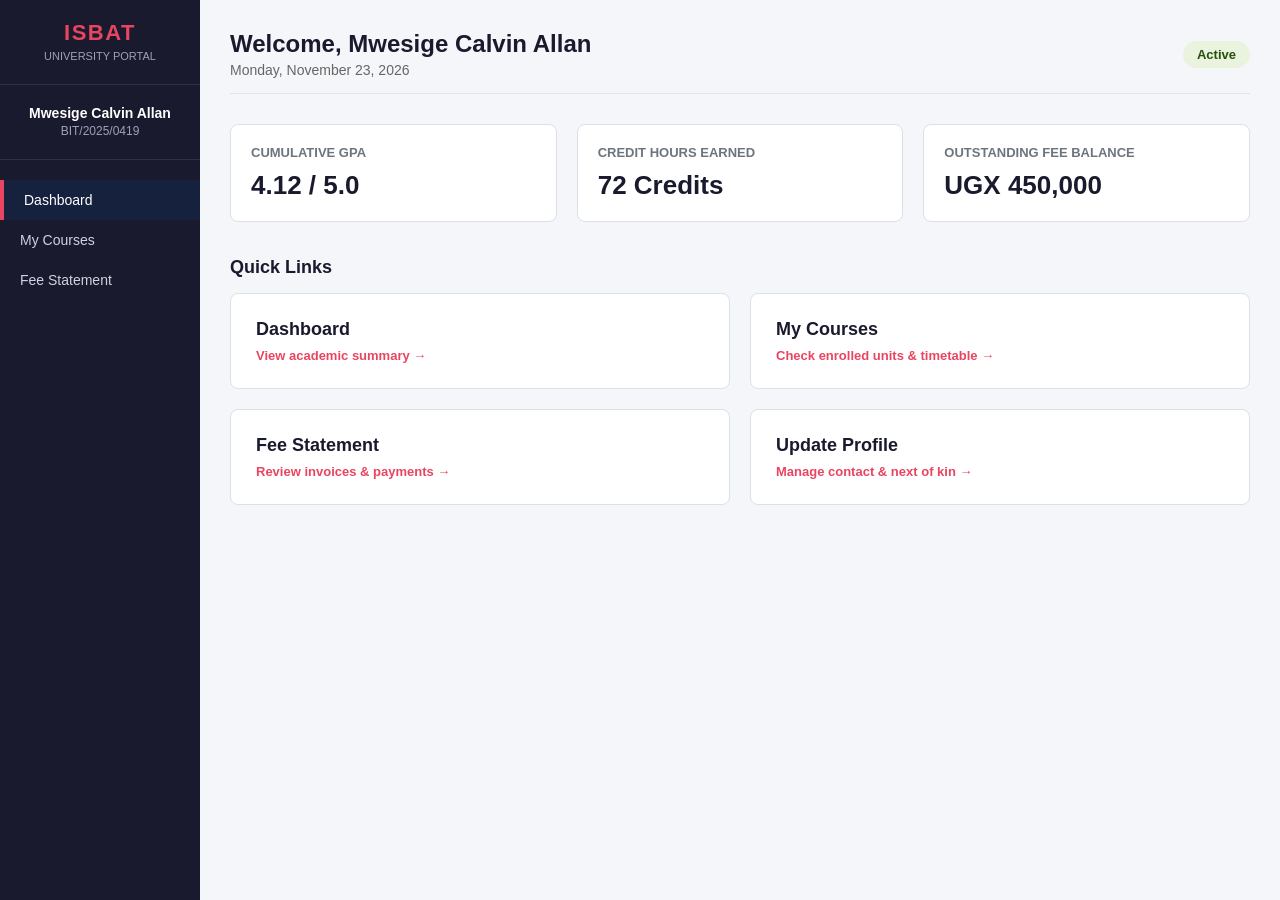
<file: index.html>
<!DOCTYPE html>
<html lang="en">
<head>
    <meta charset="UTF-8">
    <meta http-equiv="refresh" content="0; url=dashboard.html">
    <title>ISBAT University Portal</title>
</head>
<body>
    <p>Redirecting to <a href="dashboard.html">Student Dashboard</a>...</p>
</body>
</html>
</file>
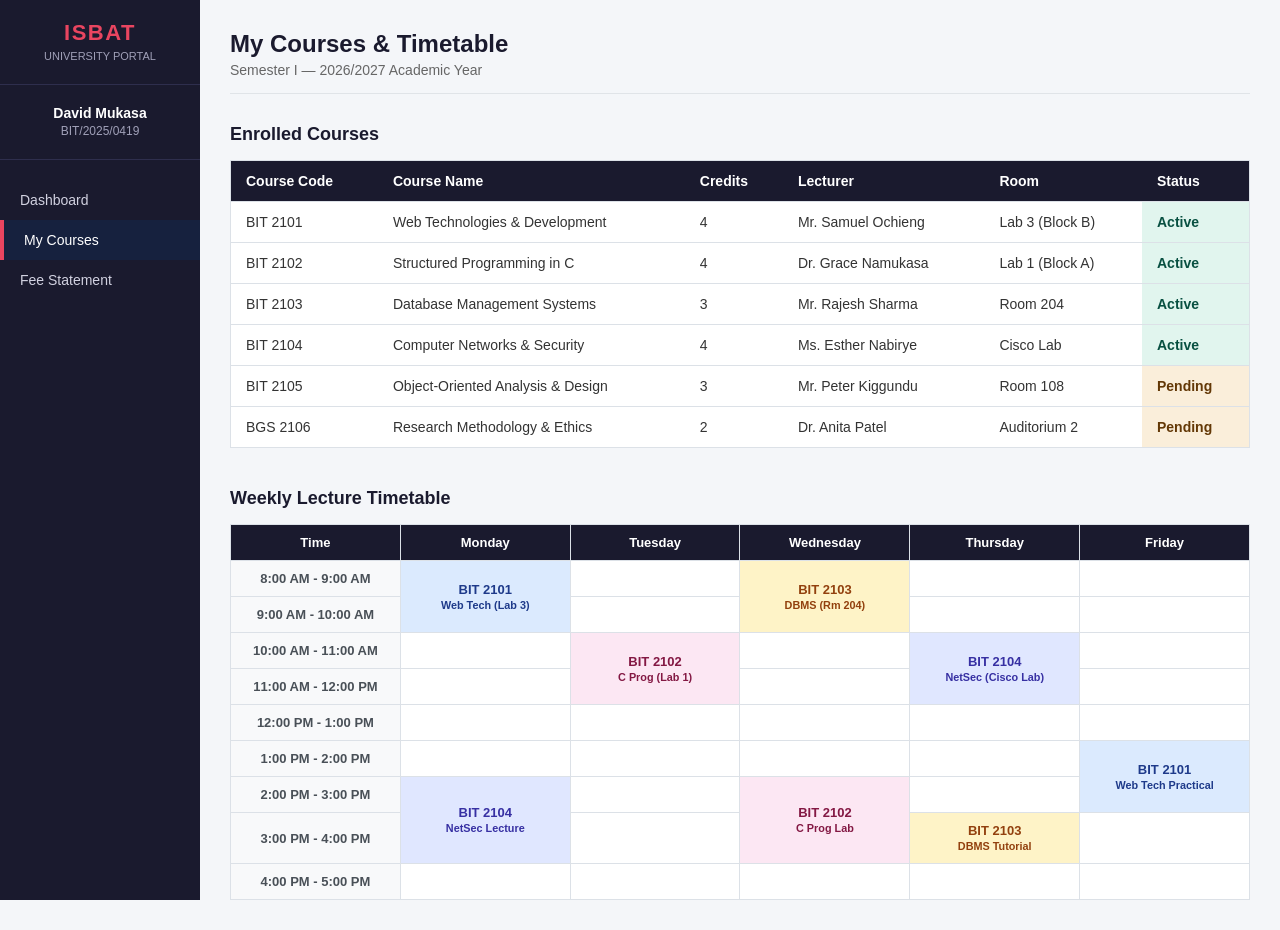
<file: courses.html>
<!DOCTYPE html>
<html lang="en">
<head>
    <meta charset="UTF-8">
    <meta name="viewport" content="width=device-width, initial-scale=1.0">
    <title>My Courses | ISBAT University Portal</title>
    <link rel="stylesheet" href="portal.css">
    <style>
        /* Internal CSS for Timetable Course Colours */
        .webtech {
            background-color: #DBEAFE;
            color: #1E3A8A;
            font-weight: 600;
        }

        .cprog {
            background-color: #FCE7F3;
            color: #831843;
            font-weight: 600;
        }

        .dbms {
            background-color: #FEF3C7;
            color: #92400E;
            font-weight: 600;
        }

        .netsec {
            background-color: #E0E7FF;
            color: #3730A3;
            font-weight: 600;
        }
    </style>
</head>
<body>

    <nav class="sidebar">
        <div class="logo-area">
            <h2>ISBAT</h2>
            <span>University Portal</span>
        </div>
        <div class="student-profile">
            <p>David Mukasa</p>
            <small>BIT/2025/0419</small>
        </div>
        <ul class="nav-links">
            <li><a href="dashboard.html">Dashboard</a></li>
            <li><a href="courses.html" class="active">My Courses</a></li>
            <li><a href="fees.html">Fee Statement</a></li>
        </ul>
    </nav>

    <main class="main-content">
        <header class="header-bar">
            <div>
                <h1>My Courses & Timetable</h1>
                <p class="date-text">Semester I — 2026/2027 Academic Year</p>
            </div>
        </header>

        <h2 class="section-title">Enrolled Courses</h2>
        <table class="data-table">
            <thead>
                <tr>
                    <th>Course Code</th>
                    <th>Course Name</th>
                    <th>Credits</th>
                    <th>Lecturer</th>
                    <th>Room</th>
                    <th>Status</th>
                </tr>
            </thead>
            <tbody>
                <tr>
                    <td>BIT 2101</td>
                    <td>Web Technologies & Development</td>
                    <td>4</td>
                    <td>Mr. Samuel Ochieng</td>
                    <td>Lab 3 (Block B)</td>
                    <td style="background: #E1F5EE; color: #085041; font-weight: bold;">Active</td>
                </tr>
                <tr>
                    <td>BIT 2102</td>
                    <td>Structured Programming in C</td>
                    <td>4</td>
                    <td>Dr. Grace Namukasa</td>
                    <td>Lab 1 (Block A)</td>
                    <td style="background: #E1F5EE; color: #085041; font-weight: bold;">Active</td>
                </tr>
                <tr>
                    <td>BIT 2103</td>
                    <td>Database Management Systems</td>
                    <td>3</td>
                    <td>Mr. Rajesh Sharma</td>
                    <td>Room 204</td>
                    <td style="background: #E1F5EE; color: #085041; font-weight: bold;">Active</td>
                </tr>
                <tr>
                    <td>BIT 2104</td>
                    <td>Computer Networks & Security</td>
                    <td>4</td>
                    <td>Ms. Esther Nabirye</td>
                    <td>Cisco Lab</td>
                    <td style="background: #E1F5EE; color: #085041; font-weight: bold;">Active</td>
                </tr>
                <tr>
                    <td>BIT 2105</td>
                    <td>Object-Oriented Analysis & Design</td>
                    <td>3</td>
                    <td>Mr. Peter Kiggundu</td>
                    <td>Room 108</td>
                    <td style="background: #FAEEDA; color: #633806; font-weight: bold;">Pending</td>
                </tr>
                <tr>
                    <td>BGS 2106</td>
                    <td>Research Methodology & Ethics</td>
                    <td>2</td>
                    <td>Dr. Anita Patel</td>
                    <td>Auditorium 2</td>
                    <td style="background: #FAEEDA; color: #633806; font-weight: bold;">Pending</td>
                </tr>
            </tbody>
        </table>

        <h2 class="section-title">Weekly Lecture Timetable</h2>
        <table class="timetable">
            <thead>
                <tr>
                    <th>Time</th>
                    <th>Monday</th>
                    <th>Tuesday</th>
                    <th>Wednesday</th>
                    <th>Thursday</th>
                    <th>Friday</th>
                </tr>
            </thead>
            <tbody>
                <tr>
                    <td class="time-col">8:00 AM - 9:00 AM</td>
                    <td class="webtech" rowspan="2">BIT 2101<br><small>Web Tech (Lab 3)</small></td>
                    <td></td>
                    <td class="dbms" rowspan="2">BIT 2103<br><small>DBMS (Rm 204)</small></td>
                    <td></td>
                    <td></td>
                </tr>
                <tr>
                    <td class="time-col">9:00 AM - 10:00 AM</td>
                    <td></td>
                    <td></td>
                    <td></td>
                </tr>
                <tr>
                    <td class="time-col">10:00 AM - 11:00 AM</td>
                    <td></td>
                    <td class="cprog" rowspan="2">BIT 2102<br><small>C Prog (Lab 1)</small></td>
                    <td></td>
                    <td class="netsec" rowspan="2">BIT 2104<br><small>NetSec (Cisco Lab)</small></td>
                    <td></td>
                </tr>
                <tr>
                    <td class="time-col">11:00 AM - 12:00 PM</td>
                    <td></td>
                    <td></td>
                    <td></td>
                </tr>
                <tr>
                    <td class="time-col">12:00 PM - 1:00 PM</td>
                    <td></td>
                    <td></td>
                    <td></td>
                    <td></td>
                    <td></td>
                </tr>
                <tr>
                    <td class="time-col">1:00 PM - 2:00 PM</td>
                    <td></td>
                    <td></td>
                    <td></td>
                    <td></td>
                    <td class="webtech" rowspan="2">BIT 2101<br><small>Web Tech Practical</small></td>
                </tr>
                <tr>
                    <td class="time-col">2:00 PM - 3:00 PM</td>
                    <td class="netsec" rowspan="2">BIT 2104<br><small>NetSec Lecture</small></td>
                    <td></td>
                    <td class="cprog" rowspan="2">BIT 2102<br><small>C Prog Lab</small></td>
                    <td></td>
                </tr>
                <tr>
                    <td class="time-col">3:00 PM - 4:00 PM</td>
                    <td></td>
                    <td class="dbms">BIT 2103<br><small>DBMS Tutorial</small></td>
                    <td></td>
                </tr>
                <tr>
                    <td class="time-col">4:00 PM - 5:00 PM</td>
                    <td></td>
                    <td></td>
                    <td></td>
                    <td></td>
                    <td></td>
                </tr>
            </tbody>
        </table>
    </main>

</body>
</html>
</file>
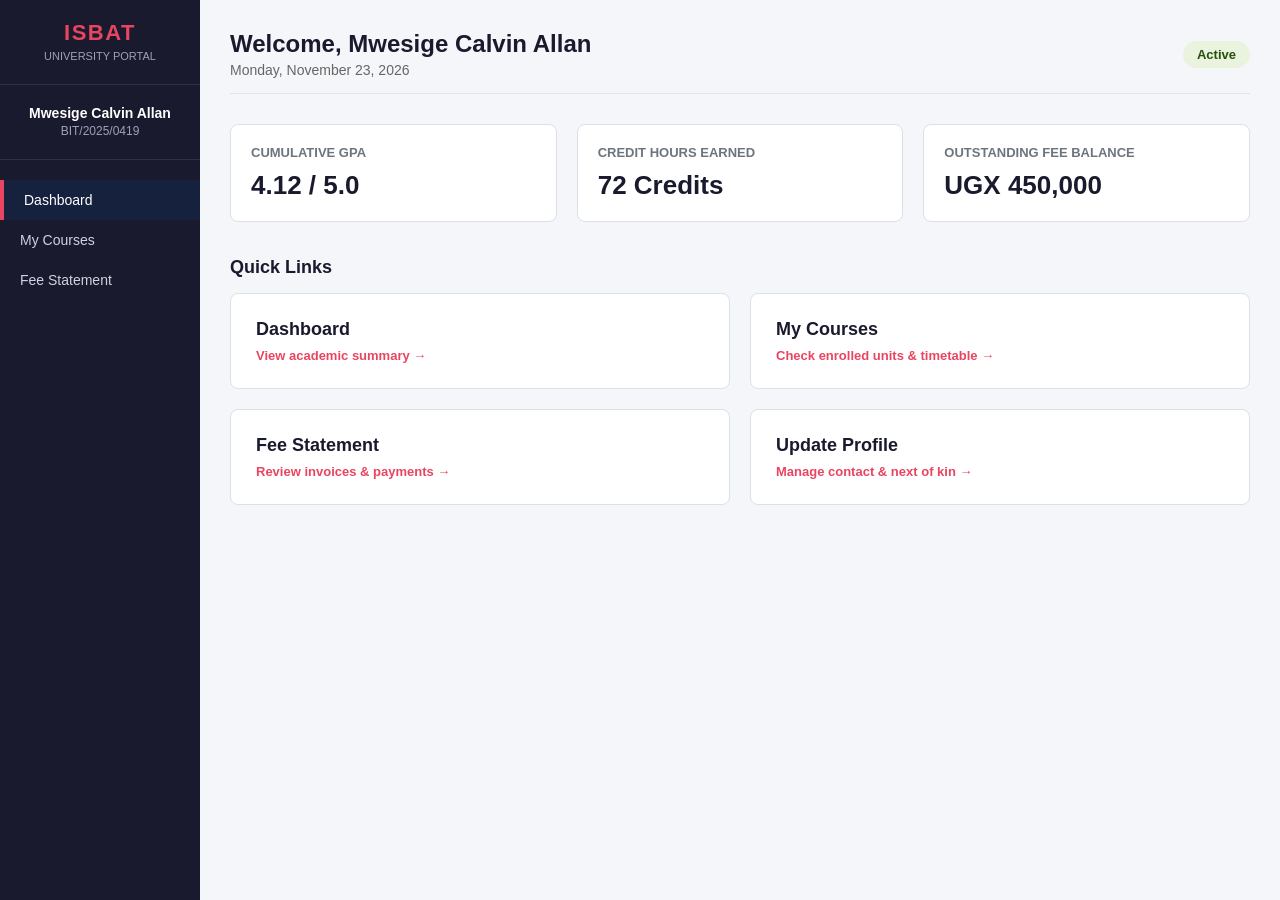
<file: dashboard.html>
<!DOCTYPE html>
<html lang="en">
<head>
    <meta charset="UTF-8">
    <meta name="viewport" content="width=device-width, initial-scale=1.0">
    <title>Dashboard | ISBAT University Portal</title>
    <link rel="stylesheet" href="portal.css">
    <style>
        /* Internal CSS for Quick-Links Grid */
        .quick-links-grid {
            display: grid;
            grid-template-columns: repeat(2, 1fr);
            gap: 20px;
        }

        .quick-card {
            background-color: #FFFFFF;
            border: 1px solid #DCE1E7;
            border-radius: 8px;
            padding: 25px;
            text-decoration: none;
            color: #1A1A2E;
            display: flex;
            flex-direction: column;
            justify-content: space-between;
            transition: border-color 0.2s, transform 0.2s;
        }

        .quick-card:hover {
            border-color: #1A1A2E;
            transform: translateY(-2px);
        }

        .quick-card h3 {
            font-size: 18px;
            margin-bottom: 8px;
        }

        .quick-card span {
            font-size: 13px;
            color: #E94560;
            font-weight: 600;
        }
    </style>
</head>
<body>

    <nav class="sidebar">
        <div class="logo-area">
            <h2>ISBAT</h2>
            <span>University Portal</span>
        </div>
        <div class="student-profile">
            <p>Mwesige Calvin Allan</p>
            <small>BIT/2025/0419</small>
        </div>
        <ul class="nav-links">
            <li><a href="dashboard.html" class="active">Dashboard</a></li>
            <li><a href="courses.html">My Courses</a></li>
            <li><a href="fees.html">Fee Statement</a></li>
        </ul>
    </nav>

    <main class="main-content">
        <header class="header-bar">
            <div>
                <h1>Welcome, Mwesige Calvin Allan</h1>
                <p class="date-text">Monday, November 23, 2026</p>
            </div>
            <div>
                <!-- Inline CSS for status badge -->
                <span style="background: #EAF3DE; color: #27500A; padding: 6px 14px; border-radius: 20px; font-size: 13px; font-weight: bold;">
                    Active
                </span>
            </div>
        </header>

        <section class="metrics-container">
            <div class="metric-card">
                <h3>Cumulative GPA</h3>
                <div class="value">4.12 / 5.0</div>
            </div>
            <div class="metric-card">
                <h3>Credit Hours Earned</h3>
                <div class="value">72 Credits</div>
            </div>
            <div class="metric-card">
                <h3>Outstanding Fee Balance</h3>
                <div class="value">UGX 450,000</div>
            </div>
        </section>

        <h2 class="section-title">Quick Links</h2>
        <section class="quick-links-grid">
            <a href="dashboard.html" class="quick-card">
                <h3>Dashboard</h3>
                <span>View academic summary &rarr;</span>
            </a>
            <a href="courses.html" class="quick-card">
                <h3>My Courses</h3>
                <span>Check enrolled units & timetable &rarr;</span>
            </a>
            <a href="fees.html" class="quick-card">
                <h3>Fee Statement</h3>
                <span>Review invoices & payments &rarr;</span>
            </a>
            <a href="profile.html" class="quick-card">
                <h3>Update Profile</h3>
                <span>Manage contact & next of kin &rarr;</span>
            </a>
        </section>
    </main>

</body>
</html>
</file>
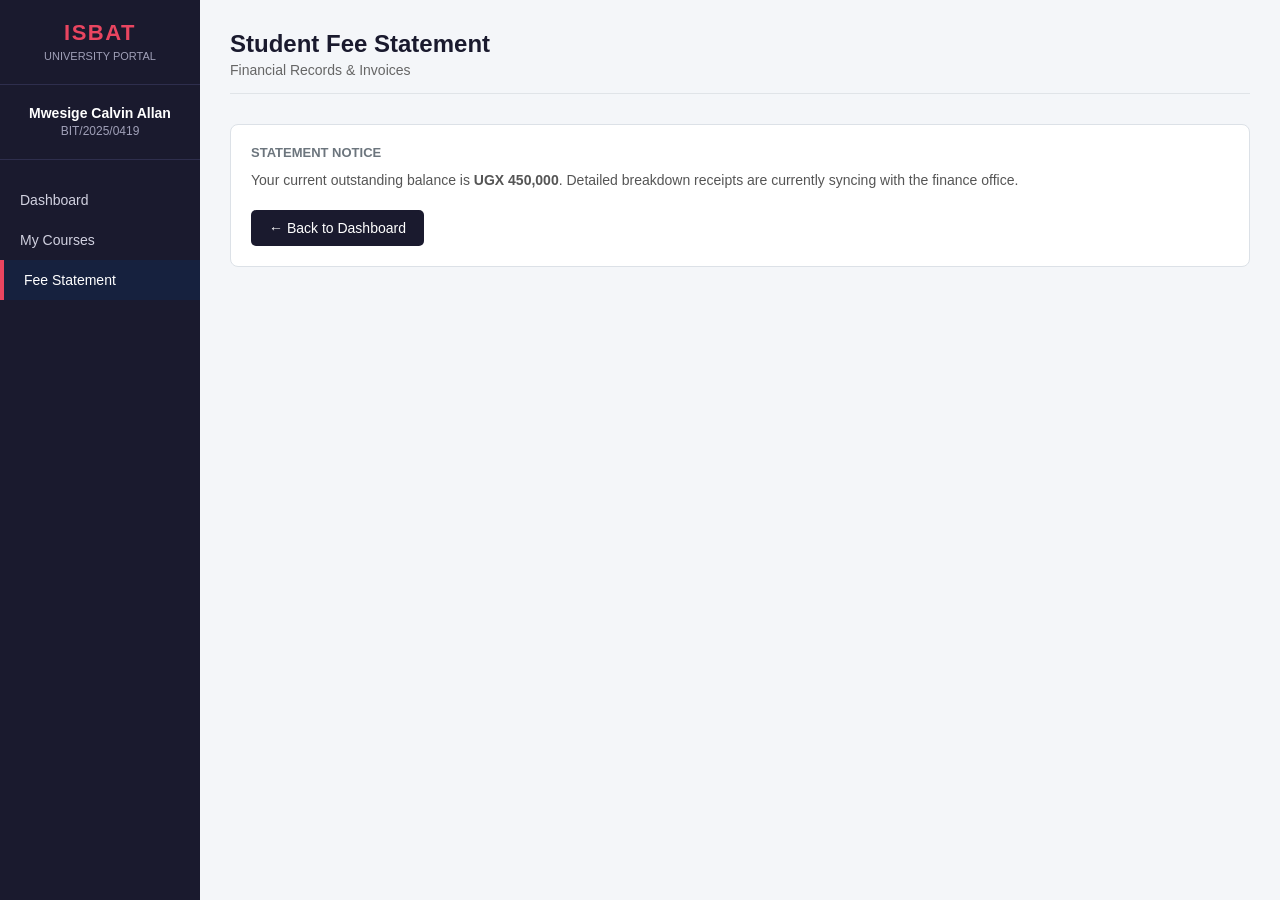
<file: fees.html>
<!DOCTYPE html>
<html lang="en">
<head>
    <meta charset="UTF-8">
    <meta name="viewport" content="width=device-width, initial-scale=1.0">
    <title>Fee Statement | ISBAT University Portal</title>
    <link rel="stylesheet" href="portal.css">
</head>
<body>

    <nav class="sidebar">
        <div class="logo-area">
            <h2>ISBAT</h2>
            <span>University Portal</span>
        </div>
        <div class="student-profile">
            <p>Mwesige Calvin Allan</p>
            <small>BIT/2025/0419</small>
        </div>
        <ul class="nav-links">
            <li><a href="dashboard.html">Dashboard</a></li>
            <li><a href="courses.html">My Courses</a></li>
            <li><a href="fees.html" class="active">Fee Statement</a></li>
        </ul>
    </nav>

    <main class="main-content">
        <header class="header-bar">
            <div>
                <h1>Student Fee Statement</h1>
                <p class="date-text">Financial Records & Invoices</p>
            </div>
        </header>

        <div class="metric-card">
            <h3>Statement Notice</h3>
            <p style="margin: 12px 0; font-size: 14px; color: #555;">
                Your current outstanding balance is <strong>UGX 450,000</strong>. Detailed breakdown receipts are currently syncing with the finance office.
            </p>
            <a href="dashboard.html" style="display: inline-block; margin-top: 10px; padding: 10px 18px; background: #1A1A2E; color: #FFF; text-decoration: none; border-radius: 5px; font-size: 14px;">
                &larr; Back to Dashboard
            </a>
        </div>
    </main>

</body>
</html>
</file>
<file: portal.css>
* {
    box-sizing: border-box;
    margin: 0;
    padding: 0;
}

body {
    font-family: 'Segoe UI', Tahoma, Geneva, Verdana, sans-serif;
    background-color: #F4F6F9;
    color: #333333;
    display: flex;
}

/* Sidebar */
.sidebar {
    position: fixed;
    top: 0;
    left: 0;
    width: 200px;
    height: 100vh;
    background-color: #1A1A2E;
    color: #FFFFFF;
    display: flex;
    flex-direction: column;
    padding: 20px 0;
}

.logo-area {
    text-align: center;
    padding: 0 15px 20px;
    border-bottom: 1px solid #2E2E4D;
}

.logo-area h2 {
    font-size: 22px;
    letter-spacing: 1.5px;
    color: #E94560;
}

.logo-area span {
    font-size: 11px;
    color: #A0A0B8;
    text-transform: uppercase;
}

.student-profile {
    padding: 20px 15px;
    text-align: center;
    border-bottom: 1px solid #2E2E4D;
}

.student-profile p {
    font-weight: 600;
    font-size: 14px;
}

.student-profile small {
    color: #A0A0B8;
    font-size: 12px;
}

.nav-links {
    list-style: none;
    margin-top: 20px;
}

.nav-links li a {
    display: block;
    padding: 12px 20px;
    color: #D1D1E0;
    text-decoration: none;
    font-size: 14px;
    transition: background 0.2s, color 0.2s;
}

.nav-links li a:hover,
.nav-links li a.active {
    background-color: #16213E;
    color: #FFFFFF;
    border-left: 4px solid #E94560;
}

/* Main Content Area */
.main-content {
    margin-left: 200px;
    padding: 30px;
    width: calc(100% - 200px);
}

.header-bar {
    display: flex;
    justify-content: space-between;
    align-items: center;
    margin-bottom: 30px;
    padding-bottom: 15px;
    border-bottom: 1px solid #E0E4E8;
}

.header-bar h1 {
    font-size: 24px;
    color: #1A1A2E;
}

.date-text {
    color: #666666;
    font-size: 14px;
    margin-top: 4px;
}

/* Dashboard Summary Cards */
.metrics-container {
    display: flex;
    gap: 20px;
    margin-bottom: 35px;
}

.metric-card {
    flex: 1;
    background-color: #FFFFFF;
    border: 1px solid #DCE1E7;
    border-radius: 8px;
    padding: 20px;
}

.metric-card h3 {
    font-size: 13px;
    text-transform: uppercase;
    color: #6C757D;
    margin-bottom: 10px;
}

.metric-card .value {
    font-size: 26px;
    font-weight: bold;
    color: #1A1A2E;
}

/* Tables (Courses & Timetable) */
.section-title {
    font-size: 18px;
    color: #1A1A2E;
    margin-bottom: 15px;
}

.data-table {
    width: 100%;
    border-collapse: collapse;
    background-color: #FFFFFF;
    border: 1px solid #DCE1E7;
    margin-bottom: 40px;
}

.data-table th,
.data-table td {
    padding: 12px 15px;
    text-align: left;
    border-bottom: 1px solid #DCE1E7;
    font-size: 14px;
}

.data-table th {
    background-color: #1A1A2E;
    color: #FFFFFF;
    font-weight: 600;
}

.timetable {
    width: 100%;
    border-collapse: collapse;
    background-color: #FFFFFF;
    border: 1px solid #DCE1E7;
    table-layout: fixed;
}

.timetable th,
.timetable td {
    border: 1px solid #DCE1E7;
    padding: 10px 8px;
    text-align: center;
    font-size: 13px;
}

.timetable th {
    background-color: #1A1A2E;
    color: #FFFFFF;
}

.time-col {
    background-color: #F8F9FA;
    font-weight: 600;
    color: #495057;
}
</file>
